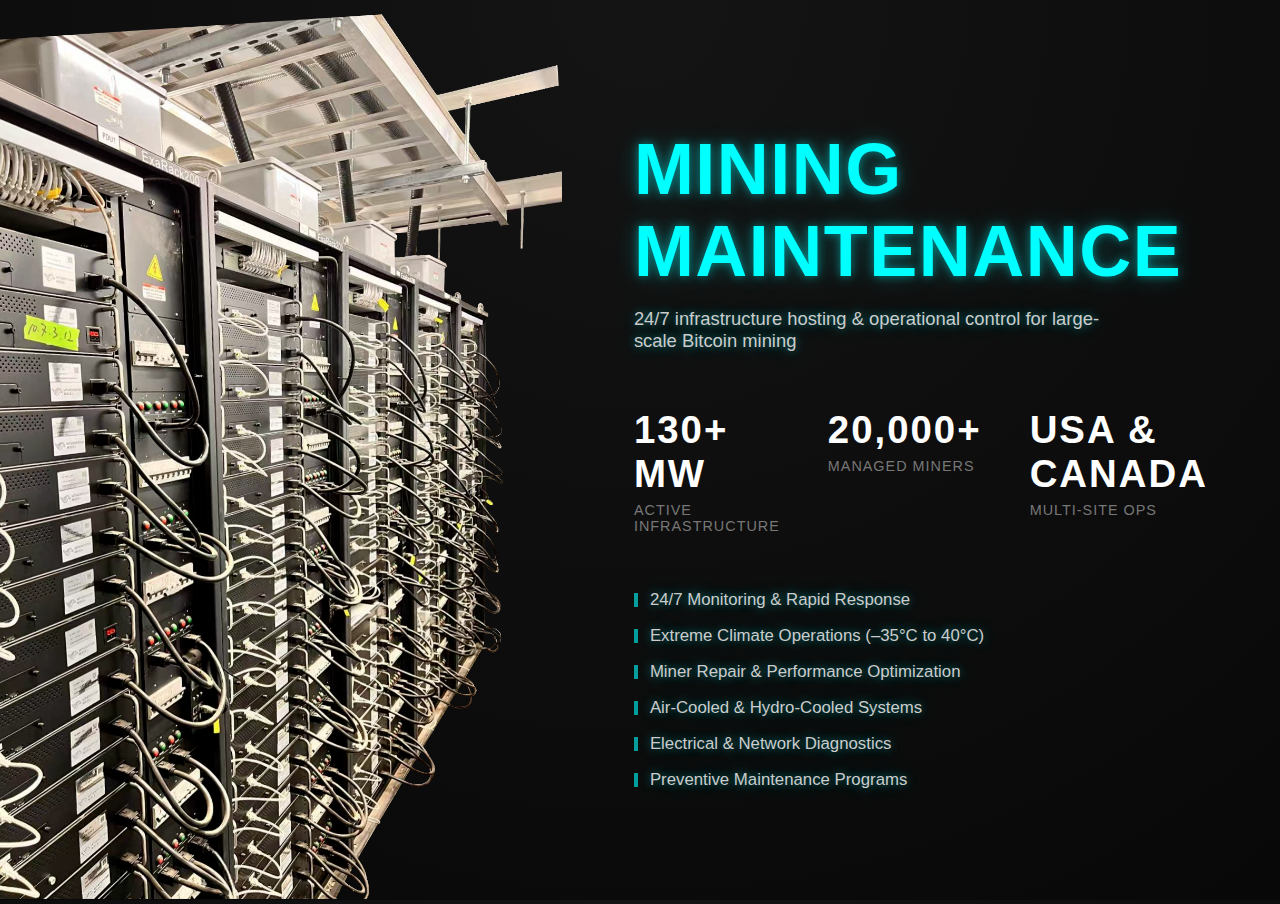
<file: blockchain.html>
<!DOCTYPE html>
<html lang="en">
<head>
<meta charset="UTF-8">
<title>Mining Maintenance - BitHouse</title>

<style>
* { margin: 0; padding: 0; box-sizing: border-box; }

body, html {
  height: 100vh;
  background: radial-gradient(circle at top, #141414, #080808);
  color: white;
  font-family: 'Segoe UI', sans-serif;
}

.container {
  display: flex;
  height: 100vh;
}

.image-side {
  flex: 1;
}

.image-side img {
  width: 100%;
  height: 100%;
  object-fit: cover;
}

.text-side {
  flex: 1;
  padding: 4.5rem;
  display: flex;
  flex-direction: column;
  justify-content: flex-start;
  padding-top: 8rem; /* move content upward */
}

/* HEADLINE */
h1 {
  font-size: 4.5rem;
  font-weight: 700;
  letter-spacing: 1.5px;
  color: #0ff;
  text-shadow:
    0 0 10px rgba(0,255,255,0.45),
    0 0 25px rgba(0,255,255,0.25);
  margin-bottom: 1rem;
}

/* SUBLINE */
.subtitle {
  font-size: 1.15rem;
  color: #ccc;
  font-weight: 300;
  max-width: 480px;
  text-shadow:
    0 0 10px rgba(0,255,255,0.45),
    0 0 25px rgba(0,255,255,0.25);
  margin-bottom: 3.5rem;
}

/* STATS */
.stats {
  display: flex;
  gap: 3rem;
  margin-bottom: 3.5rem;
}

.stat h2 {
  font-size: 2.4rem;
  font-weight: 700;
  letter-spacing: 2px;
  color: #fff;
}

.stat span {
  display: block;
  font-size: 0.9rem;
  letter-spacing: 1px;
  color: #777;
  margin-top: 0.4rem;
}

/* CAPABILITIES */
ul {
  list-style: none;
  max-width: 520px;
}

li {
  padding-left: 1rem;
  margin-bottom: 1rem;
  font-size: 1.05rem;
  color: #ccc;
  position: relative;
  text-shadow:
    0 0 10px rgba(0,255,255,0.45),
    0 0 25px rgba(0,255,255,0.25);
}

li::before {
  content: "";
  position: absolute;
  left: 0;
  top: 50%;
  width: 4px;
  height: 70%;
  background: #0ff;
  transform: translateY(-50%);
  opacity: 0.6;
}
</style>
</head>

<body>
<div class="container">

  <div class="image-side">
    <img src="miner.png" alt="Bitcoin Mining Infrastructure Maintenance ">
  </div>

  <div class="text-side">

    <h1>MINING MAINTENANCE</h1>

    <div class="subtitle">
      24/7 infrastructure hosting & operational control for large-scale Bitcoin mining
    </div>

    <div class="stats">
      <div class="stat">
        <h2>130+ MW</h2>
        <span>ACTIVE INFRASTRUCTURE</span>
      </div>
      <div class="stat">
        <h2>20,000+</h2>
        <span>MANAGED MINERS</span>
      </div>
      <div class="stat">
        <h2>USA & CANADA</h2>
        <span>MULTI-SITE OPS</span>
      </div>
    </div>

    <ul>
      <li>24/7 Monitoring & Rapid Response</li>
      <li>Extreme Climate Operations (–35°C to 40°C)</li>
      <li>Miner Repair & Performance Optimization</li>
      <li>Air-Cooled & Hydro-Cooled Systems</li>
      <li>Electrical & Network Diagnostics</li>
      <li>Preventive Maintenance Programs</li>
    </ul>

  </div>
</div>
</body>
</html>
</file>
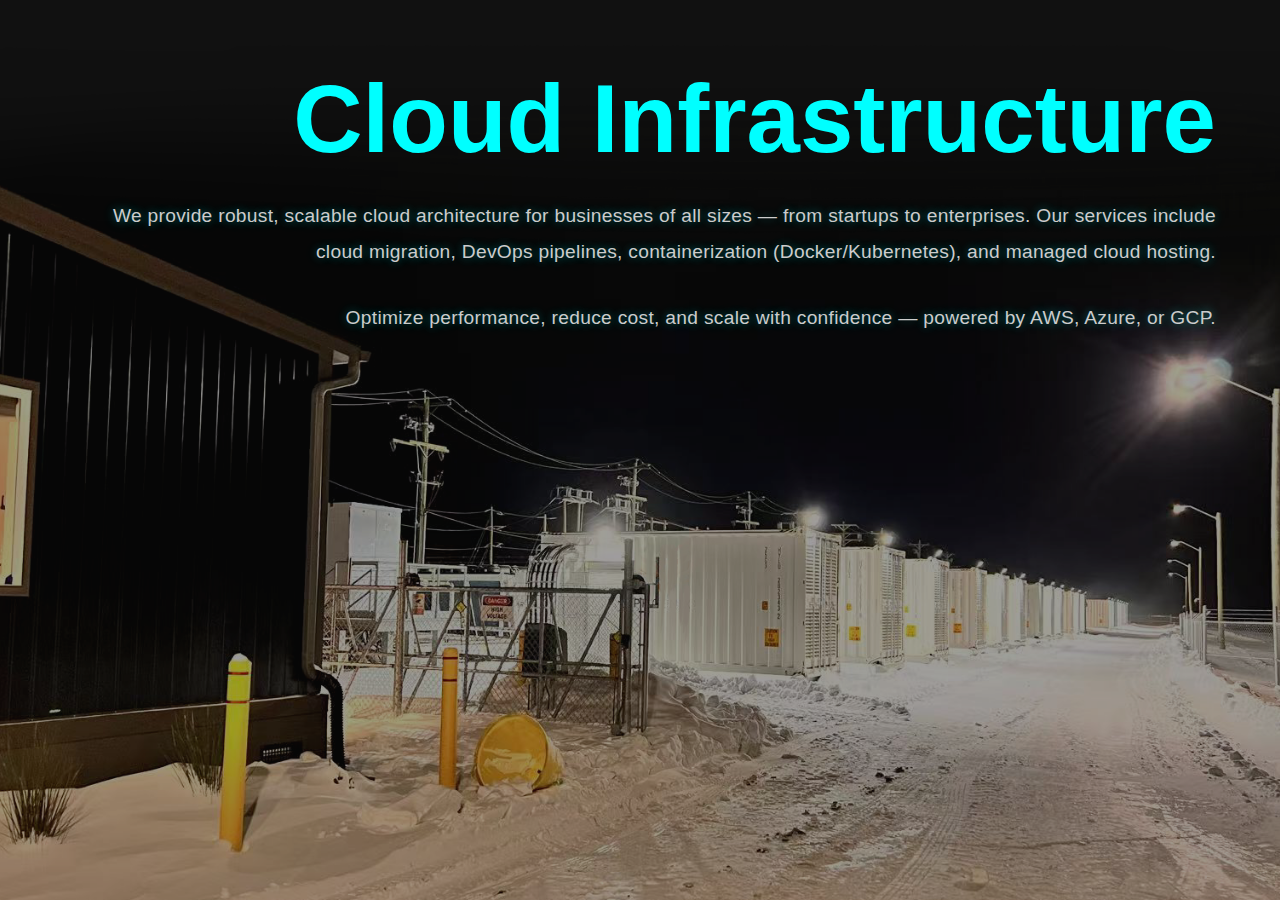
<file: cloudinfra.html>
<!DOCTYPE html>
<html lang="en">
<head>
  <meta charset="UTF-8">
  <title>Cloud Infrastructure - BitHouse</title>
  <style>
    
    * {
      margin: 0;
      padding: 0;
      box-sizing: border-box;
    }

    body, html {
      background: linear-gradient(135deg, #0f0f0f, #1a1a1a);
      color: white;
      font-family: 'Segoe UI', sans-serif;
      height: 100%;
    }

    .container {
      position: relative;
      flex-direction: column; /* stack vertically */
      height: 100vh;
      overflow: hidden;
    }

    .image-side {
      position: relative;
      flex: 1;
      background-color: #111;
      width: 100%;
      height: 100vh;
      overflow: hidden;
    }

    .image-side img {
      position: absolute;
      top: 0;
      left: 0;
      width: 100%;
      height: 100%;
      z-index: 1;
      object-fit: cover;
      opacity: 0.6; /* Optional: dim image for readability */
 
    }

    .text-side {
      position: absolute;
      top: 0;
      right: 0;
      flex: 1;
      padding: 4rem;
      display: flex;
      flex-direction: column;
      justify-content: flex-start;;
      height: 100%;
      width: 100%;
      align-items: flex-end;
      text-align: right; /* Right-align text */
      z-index: 2;
    }

    .text-side .text-block {
      max-width: 600px;      /* Limit width for readability */
      margin-top: 2rem;      /* Add spacing from heading */
      line-height: 1.8;      /* Improve line spacing */
      font-size: 1.15rem;
      letter-spacing: 0.3px;
      font-weight: 300;
    }

    /*
    a {
      color: #0ff;
      text-decoration: none;
      margin-top: 2rem;
      display: inline-block;
      font-size: 1.05rem; /* Adjust link size 

      /* Enhanced glow effect 
      text-shadow: 0 0 8px rgba(0, 255, 255, 0.3), 
                   0 0 16px rgba(0, 255, 255, 0.2),
                   0 0 24px rgba(0, 255, 255, 0.1);
    }
    */

    h1 {
      color: #0ff;
      margin-bottom: 1.5rem;
      font-size: 6rem; /* Larger, prominent heading */
    }

    p {
      color: #ccc;
      line-height: 1.9;  /* Slightly increased for better readability */
      margin-bottom: 1.8rem;
      font-size: 1.2rem; /* Adjusted paragraph size */
      letter-spacing: 0.3px;      /* Slightly improved letter spacing */
      font-weight: 300;           /* Lighter font weight for a smoother look */

      /* Enhanced glow effect */
      text-shadow: 0 0 8px rgba(0, 255, 255, 0.3), 
                   0 0 16px rgba(0, 255, 255, 0.2),
                   0 0 24px rgba(0, 255, 255, 0.1);
    }
  </style>
</head>
<body>
  <div class="container">
    <div class="text-side">
      <h1>Cloud Infrastructure</h1>
      <p>We provide robust, scalable cloud architecture for businesses of all sizes — from startups to enterprises. Our services include cloud migration, DevOps pipelines, containerization (Docker/Kubernetes), and managed cloud hosting.</p>
      <p>Optimize performance, reduce cost, and scale with confidence — powered by AWS, Azure, or GCP.</p>
      <!-- <a href="index.html">⬅ Back to Home</a> -->
    </div>
    <div class="image-side">
        <img src="cloud.png" alt="Cloud Infrastructure">
    </div>
</body>
</html>
</file>
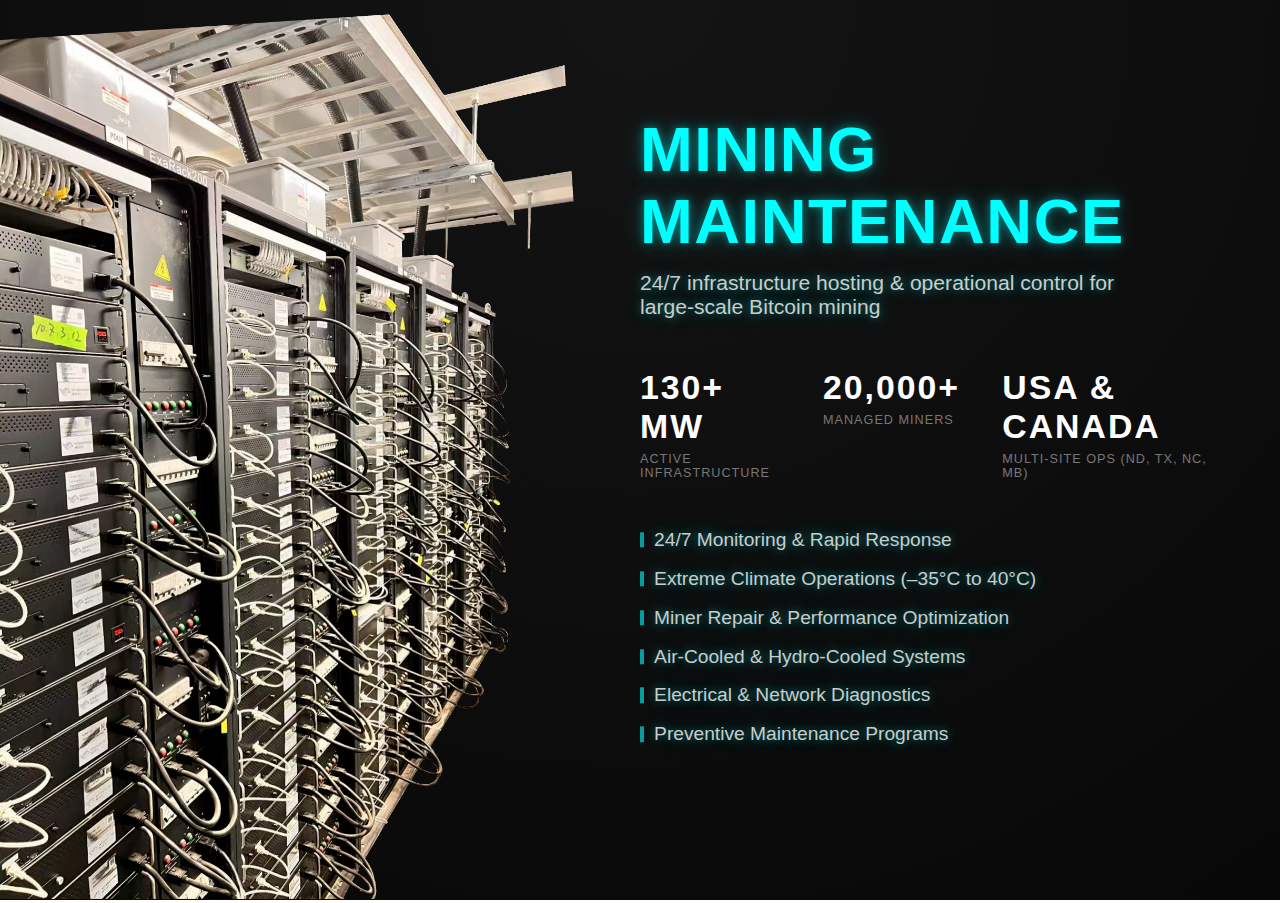
<file: maintenance.html>
<!DOCTYPE html>
<html lang="en">
<head>
<meta charset="UTF-8">
<title>Mining Maintenance - BitHouse</title>

<style>
  * { margin: 0; padding: 0; box-sizing: border-box; }
  
  body, html {
    font-size: clamp(14px, 1.1vw, 16px);
   
    height: 100%;
    background: radial-gradient(circle at top, #141414, #080808);
    color: white;
    font-family: 'Segoe UI', sans-serif;
    overflow: hidden;
    overflow-x: hidden;
  }
  
  .container {
    display: flex;
    height: 100vh;
  }
  
  .image-side {
    flex: 1;
  }
  
  .image-side img {
    width: 100%;
    height: 100%;
    object-fit: cover;
  }
  
  .text-side {
    flex: 1;
    padding: 4.5rem;
    display: flex;
    flex-direction: column;
    justify-content: flex-start;
    padding-top: 8rem; /* move content upward */
  }
  
  /* HEADLINE */
  h1 {
    font-size: clamp(2.4rem, 6vw, 4.5rem);
    font-weight: 700;
    letter-spacing: 1.5px;
    color: #0ff;
    text-shadow:
      0 0 10px rgba(0,255,255,0.45),
      0 0 25px rgba(0,255,255,0.25);
    margin-bottom: 1rem;
  }
  
  /* SUBLINE */
  .subtitle {
    font-size: clamp(1rem, 2.2vw, 1.5rem);
    color: #ccc;
    font-weight: 300;
    max-width: 480px;
    text-shadow:
      0 0 10px rgba(0,255,255,0.45),
      0 0 25px rgba(0,255,255,0.25);
    margin-bottom: 3.5rem;
  }
  
  /* STATS */
  .stats {
    display: flex;
    gap: 3rem;
    margin-bottom: 3.5rem;
  }
  
  .stat h2 {
    font-size: clamp(1.4rem, 3vw, 2.4rem);
    font-weight: 700;
    letter-spacing: 2px;
    color: #fff;
  }
  
  .stat span {
    display: block;
    font-size: 0.9rem;
    letter-spacing: 1px;
    color: #777;
    margin-top: 0.4rem;
  }
  
  /* CAPABILITIES */
  ul {
    list-style: none;
    max-width: 520px;
  }
  
  li {
    padding-left: 1rem;
    margin-bottom: 1.2rem;
    font-size: clamp(0.95rem, 1.5vw, 1.4rem);
    color: #ccc;
    position: relative;
    text-shadow:
      0 0 10px rgba(0,255,255,0.45),
      0 0 25px rgba(0,255,255,0.25);
  }
  
  
  li::before {
    content: "";
    position: absolute;
    left: 0;
    top: 50%;
    width: 4px;
    height: 70%;
    background: #0ff;
    transform: translateY(-50%);
    opacity: 0.6;
  }
  
    
  @media (max-width: 900px) {
    .text-side {
      padding: 2rem;
      padding-top: 3rem;
    }

    .container {
      flex-direction: column;
    }
  
    .image-side {
      height: 40vh;
    }
    
  }

  /* subtle fade */
  .fade {
    animation: fadeIn 1.2s ease-out forwards;
  }

  @keyframes fadeIn {
    from {
      opacity: 0;
      transform: translateY(15px);
    }
    to {
      opacity: 1;
      transform: translateY(0);
    }
  }

</style>
</head>

<body>
<div class="container">

  <div class="image-side">
    <img src="miner.png" alt="Bitcoin Mining Infrastructure Maintenance ">
  </div>

  <div class="text-side fade">

    <h1>MINING MAINTENANCE</h1>

    <div class="subtitle">
      24/7 infrastructure hosting & operational control for large-scale Bitcoin mining
    </div>

    <div class="stats">
      <div class="stat">
        <h2>130+ MW</h2>
        <span>ACTIVE INFRASTRUCTURE</span>
      </div>
      <div class="stat">
        <h2>20,000+</h2>
        <span>MANAGED MINERS</span>
      </div>
      <div class="stat">
        <h2>USA & CANADA</h2>
        <span>MULTI-SITE OPS (ND, TX, NC, MB)</span>
      </div>
    </div>

    <ul>
      <li>24/7 Monitoring & Rapid Response</li>
      <li>Extreme Climate Operations (–35°C to 40°C)</li>
      <li>Miner Repair & Performance Optimization</li>
      <li>Air-Cooled & Hydro-Cooled Systems</li>
      <li>Electrical & Network Diagnostics</li>
      <li>Preventive Maintenance Programs</li>
    </ul>

  </div>
</div>
</body>
</html>
</file>
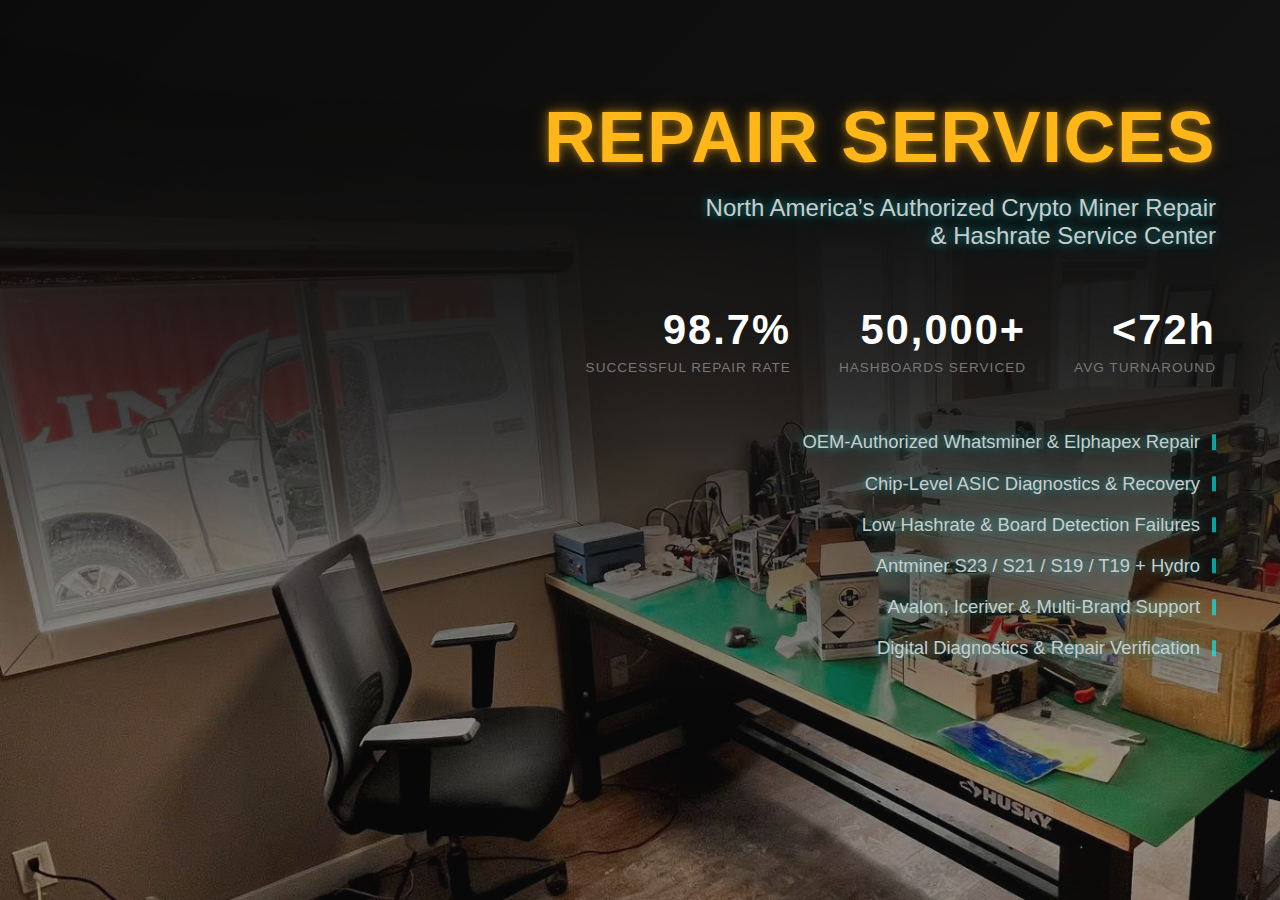
<file: repair.html>
<!DOCTYPE html>
<html lang="en">
<head>
<meta charset="UTF-8">
<title>Repair Services | BitHouse</title>

<style>
  * {
    margin: 0;
    padding: 0;
    box-sizing: border-box;
  }
  
  html, body {
    height: 100%;
    background: linear-gradient(135deg, #0b0b0b, #161616);
    font-family: 'Segoe UI', sans-serif;
    color: #fff;
    margin: 0;
    padding: 0;
  }
  
  /* Layout */
  .container {
    height: 100vh;
    position: relative;
    overflow: hidden;
  }
  
  .image-side {
    position: absolute;
    inset: 0;
  }
  
  .image-side img {
    width: 100%;
    height: 100%;
    object-fit: cover;
    opacity: 0.55;
  }
  
  /* Content */
  .text-side {
    position: relative;
    z-index: 2;
    height: 100%;
    padding: 4rem;
    display: flex;
    flex-direction: column;
    align-items: flex-end;
    text-align: right;
    padding-top: 6rem; /* was 4rem */
  }
  
  /* HEADLINE */
  h1 {
    font-size: 4.5rem;
    font-weight: 700;
    letter-spacing: 1.5px;
    color: #ffb618;
      text-shadow:
    0 0 6px rgba(255, 182, 24, 0.45),
    0 0 14px rgba(255, 182, 24, 0.30),
    0 0 24px rgba(255, 182, 24, 0.18);
    margin-bottom: 1rem;
  }
  
  /* SUBLINE */
  .subtitle {
    font-size: 1.5rem;
    color: #ccc;
    font-weight: 300;
    max-width: 520px;
    text-shadow:
      0 0 10px rgba(0,255,255,0.45),
      0 0 25px rgba(0,255,255,0.25);
    margin-bottom: 3.5rem;
  }
  
  /* STATS */
  .stats {
    display: flex;
    gap: 3rem;
    margin-bottom: 3.5rem;
  }
  
  .stat h2 {
    font-size: 2.6rem;
    font-weight: 700;
    letter-spacing: 2px;
    color: #fff;
  }
  
  .stat span {
    display: block;
    font-size: 0.85rem;
    letter-spacing: 1px;
    color: #777;
    margin-top: 0.4rem;
  }
  
  /* CAPABILITIES */
  ul {
    list-style: none;
    max-width: 520px;
  }
  
  li {
    padding-right: 1rem;          /* space for right marker */
    margin-bottom: 1.2rem;
    font-size: clamp(1.15rem, 1.3vw, 1.4rem);
    color: #ccc;
    position: relative;
    text-align: right;            /* keep text right-aligned */
    text-shadow:
      0 0 10px rgba(0,255,255,0.45),
      0 0 25px rgba(0,255,255,0.25);
  }
  
  /* RIGHT-SIDE MARKER */
  li::after {
    content: "";
    position: absolute;
    right: 0;                     /* move marker to right */
    top: 50%;
    width: 4px;
    height: 70%;
    background: #0ff;
    transform: translateY(-50%);
    opacity: 0.6;
  }

  /* subtle fade */
  .fade {
    animation: fadeIn 1.2s ease-out forwards;
  }

  @keyframes fadeIn {
    from {
      opacity: 0;
      transform: translateY(15px);
    }
    to {
      opacity: 1;
      transform: translateY(0);
    }
  }

  @media (max-width: 900px) {

    .container {
      height: 100vh;
    }
  
    /* IMAGE STILL VISIBLE */
    .image-side img {
      opacity: 0.15; /* slightly dimmer for readability */
    }
  
    /* TEXT FULL WIDTH + LEFT */
    .text-side {
      height: 100%;
      padding: 2.5rem 1.5rem;
      padding-top: 3rem;
      align-items: flex-start;   
      text-align: left;          
    }
  
    /* HEADLINE */
    h1 {
      font-size: 2.3rem;
      margin-bottom: 0.8rem;
      text-align: left;
    }
  
    /* SUBTITLE */
    .subtitle {
      font-size: 1.1rem;
      max-width: 100%;
      margin-bottom: 2.5rem;
      text-align: left;
    }
  
    /* STATS */
    .stats {
      flex-wrap: wrap;
      justify-content: flex-start;
      gap: 1.5rem;
    }
  
    .stat h2 {
      font-size: 1.6rem;
      text-align: left;
    }
  
    .stat span {
      font-size: 0.7rem;
      text-align: left;
    }
  
    /* LIST */
    ul {
      max-width: 100%;
    }
  
    li {
      font-size: 1rem;
      padding-left: 1.2rem;
      padding-right: 0;
      text-align: left;
    }
  
    /* MOVE MARKER TO LEFT */
    li::after {
      right: auto;
      left: 0;
    }
  }



</style>
</head>

<body>

<div class="container">

  <div class="image-side">
    <img src="repair.png" alt="BitHouse Authorized Repair Facility">
  </div>

  <div class="text-side fade">

    <h1>REPAIR SERVICES</h1>

    <div class="subtitle">
      North America’s Authorized Crypto Miner Repair & Hashrate Service Center
    </div>

    <!-- STATISTICS FIRST -->
    <div class="stats">
      <div class="stat">
        <h2>98.7%</h2>
        <span>SUCCESSFUL REPAIR RATE</span>
      </div>
      <div class="stat">
        <h2>50,000+</h2>
        <span>HASHBOARDS SERVICED</span>
      </div>
      <div class="stat">
        <h2>&lt;72h</h2>
        <span>AVG TURNAROUND</span>
      </div>
    </div>

    <!-- REPAIR CAPABILITIES -->
    <ul>
      <li>OEM-Authorized Whatsminer & Elphapex Repair</li>
      <li>Chip-Level ASIC Diagnostics & Recovery</li>
      <li>Low Hashrate & Board Detection Failures</li>
      <li>Antminer S23 / S21 / S19 / T19 + Hydro</li>
      <li>Avalon, Iceriver & Multi-Brand Support</li>
      <li>Digital Diagnostics & Repair Verification</li>
    </ul>

  </div>
</div>

<script>
let lastScrollTop = 0;
window.addEventListener("scroll", function() {
  const currentScroll = window.pageYOffset || document.documentElement.scrollTop;
  if (currentScroll < 50 && lastScrollTop > currentScroll) {
    history.back();
  }
  lastScrollTop = currentScroll <= 0 ? 0 : currentScroll;
});
</script>

</body>
</html>
</file>
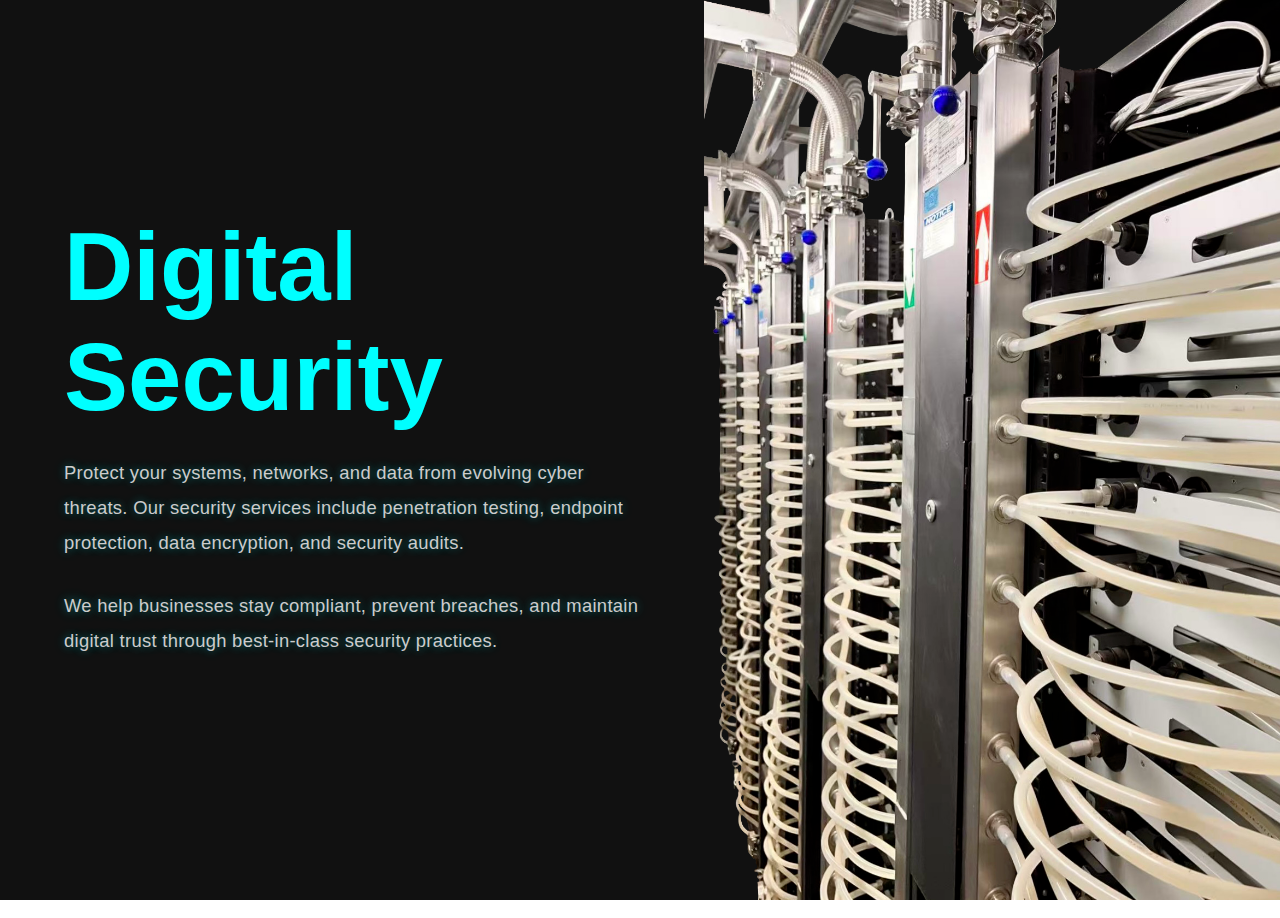
<file: security.html>
<!DOCTYPE html>
<html lang="en">
<head>
  <meta charset="UTF-8">
  <title>Digital Security - BitHouse</title>
  <style>
    * {
      margin: 0;
      padding: 0;
      box-sizing: border-box;
    }

    body, html {
      background: linear-gradient(135deg, #0f0f0f, #1a1a1a);
      color: white;
      font-family: 'Segoe UI', sans-serif;
      height: 100vh;
      overflow: hidden;
      scroll-behavior: smooth;
    }

    .container {
      display: flex;
      height: 100vh;
    }

    .image-side {
      flex: 1;
      display: flex;
      align-items: center;
      justify-content: center;
      background-color: #111;
    }

    .image-side img {
      width: 100%;
      height: 100%;
      object-fit: cover;
    }

    .text-side {
      flex: 1;
      padding: 4rem;
      display: flex;
      flex-direction: column;
      justify-content: center;
      background-color: #111;
      text-align: left; /* Right-align text */
    }

    /*
    a {
      color: #0ff;
      text-decoration: none;
      margin-top: 3rem; /* Space from content 
      display: inline-block;
      font-size: 1.05rem; /* Adjust link size

      /* Enhanced glow effect 
      text-shadow: 0 0 8px rgba(0, 255, 255, 0.3), 
                   0 0 16px rgba(0, 255, 255, 0.2),
                   0 0 24px rgba(0, 255, 255, 0.1);
    }
    */

    h1 {
      color: #0ff;
      margin-bottom: 1.5rem;
      font-size: 6rem; /* Larger, prominent heading */
    }

    p {
      color: #ccc;
      line-height: 1.9;  /* Slightly increased for better readability */
      margin-bottom: 1.8rem;
      font-size: 1.15rem; /* Adjusted paragraph size */
      letter-spacing: 0.3px;      /* Slightly improved letter spacing */
      font-weight: 300;           /* Lighter font weight for a smoother look */

      /* Enhanced glow effect */
      text-shadow: 0 0 8px rgba(0, 255, 255, 0.3), 
                   0 0 16px rgba(0, 255, 255, 0.2),
                   0 0 24px rgba(0, 255, 255, 0.1);
    }

    .content {
      display: flex;
      align-items: center;
      justify-content: space-between;
    }
    .content img {
      max-width: 40%;
      height: 100%;
      margin-right: 2rem;
    }
    .content .text {
      max-width: 55%;
      text-align: left;
    }
  </style>
</head>
<body>
  <div class="container">
    
    <div class="text-side">
      <h1>Digital Security</h1>
      <p>Protect your systems, networks, and data from evolving cyber threats. Our security services include penetration testing, endpoint protection, data encryption, and security audits.</p>
      <p>We help businesses stay compliant, prevent breaches, and maintain digital trust through best-in-class security practices.</p>
      <!-- <a href="index.html">← Back to Home</a> -->
    </div>
    <div class="image-side">
        <img src="security.PNG" alt="Digital Security">
    </div>
  </div>

  //Add scroll function
  <script>
    let lastScrollTop = 0;
    window.addEventListener("scroll", function() {
      const currentScroll = window.pageYOffset || document.documentElement.scrollTop;
      // Detect a fast upward scroll near the top of the page
      if (currentScroll < 50 && lastScrollTop > currentScroll) {
        history.back();
      }
      lastScrollTop = currentScroll <= 0 ? 0 : currentScroll;
    }, false);
  </script>
</body>
</html>
</file>
